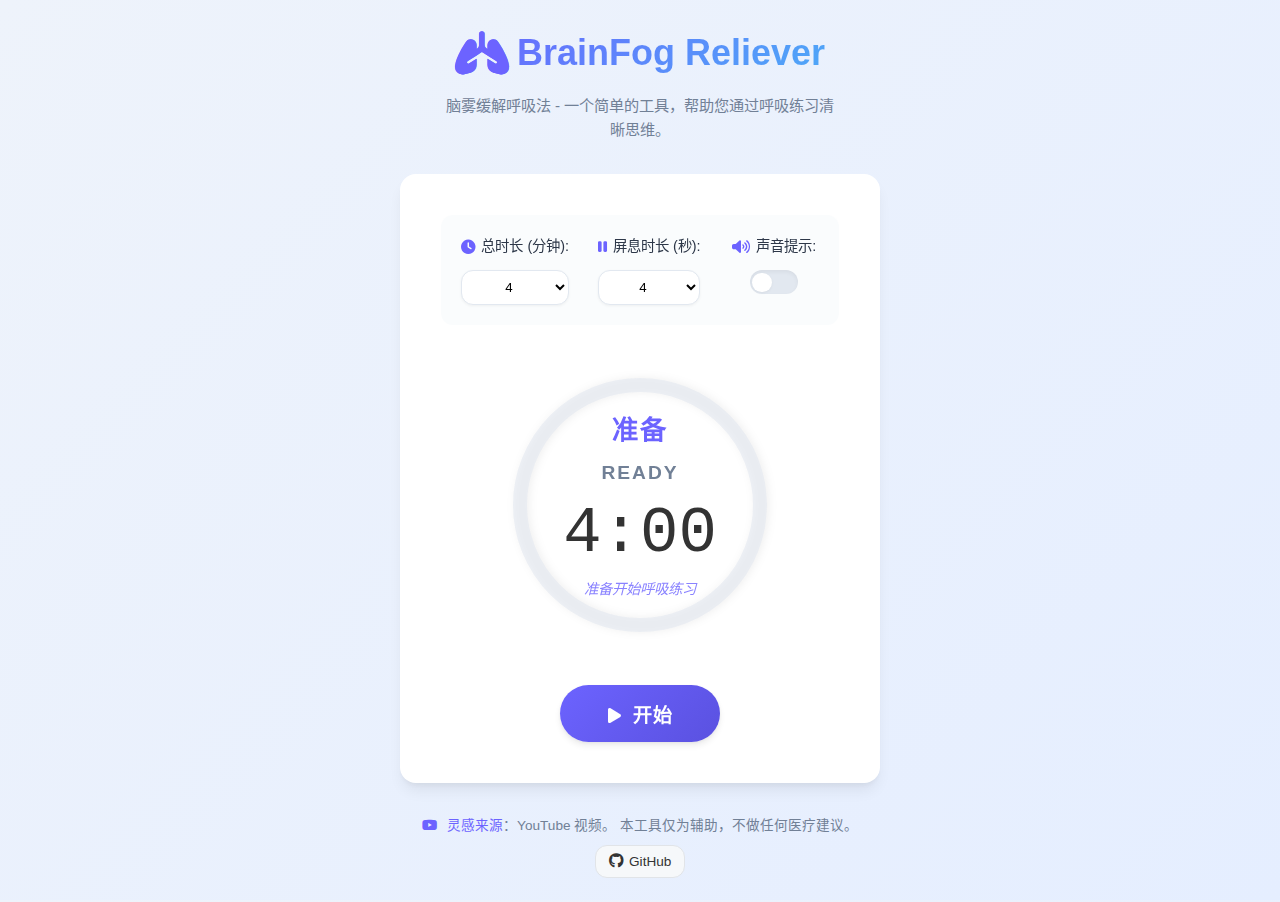
<file: docs/index.html>
<!DOCTYPE html>
<html lang="zh-CN">
<head>
    <meta charset="UTF-8">
    <meta name="viewport" content="width=device-width, initial-scale=1.0">
    <title>BrainFog Reliever - 脑雾缓解呼吸法</title>
    <meta name="description" content="BrainFog Reliever - 一个简单而优雅的呼吸练习计时器，帮助您缓解脑雾，提高注意力">
    <meta name="keywords" content="BrainFog Reliever,脑雾缓解,呼吸练习,计时器,脑雾,冥想,放松">
    <meta name="author" content="Your Name">
    <link rel="stylesheet" href="https://cdnjs.cloudflare.com/ajax/libs/font-awesome/6.4.0/css/all.min.css">
    <link rel="stylesheet" href="style.css">
    <script src="script.js" defer></script>
</head>
<body>
    <header class="app-header">
        <h1><i class="fas fa-lungs"></i> BrainFog Reliever</h1>
        <p class="description">脑雾缓解呼吸法 - 一个简单的工具，帮助您通过呼吸练习清晰思维。</p>
    </header>

    <main class="timer-container">
        <div class="settings" id="settings-panel">
            <div class="setting-item">
                <label for="total-duration"><i class="fas fa-clock"></i> 总时长 (分钟):</label>
                <select id="total-duration">
                    <option value="180">3</option>
                    <option value="240" selected>4</option>
                    <option value="300">5</option>
                </select>
            </div>
            <div class="setting-item">
                <label for="hold-duration"><i class="fas fa-pause"></i> 屏息时长 (秒):</label>
                <select id="hold-duration">
                    <option value="3">3</option>
                    <option value="4" selected>4</option>
                    <option value="5">5</option>
                </select>
            </div>
            <div class="setting-item">
                <label for="sound-toggle"><i class="fas fa-volume-up"></i> 声音提示:</label>
                <input type="checkbox" id="sound-toggle" class="sound-checkbox">
            </div>
        </div>

        <div class="timer">
            <svg class="progress-ring" width="280" height="280">
                <circle class="progress-ring__bg" cx="140" cy="140" r="120" />
                <circle class="progress-ring__fg" id="progress-fg" cx="140" cy="140" r="120" />
            </svg>
            <div class="timer-display" id="timer-display">
                <p class="phase-name" id="phase-name">Ready</p>
                <p class="time-left" id="time-left">4:00</p>
                <p class="phase-instruction" id="phase-instruction">准备开始呼吸练习</p>
            </div>
        </div>

        <button class="control-btn" id="control-btn"><i class="fas fa-play"></i> 开始</button>
    </main>

    <footer class="app-footer">
        <p><a href="https://www.youtube.com/watch?v=wjZL0llp5Ac" target="_blank" rel="noopener noreferrer"><i class="fab fa-youtube"></i> 灵感来源</a>：YouTube 视频。 本工具仅为辅助，不做任何医疗建议。</p>
        <p class="github-link"><a href="https://github.com/yourusername/brainfog-reliever" target="_blank" rel="noopener noreferrer"><i class="fab fa-github"></i> GitHub</a></p>
    </footer>
</body>
</html>
</file>
<file: docs/style.css>
/* ---
    [P3-LD-002] & [P3-LD-003]
    基本样式、布局、SVG进度条样式
--- */

/* CSS 变量 */
:root {
    --font-sans: 'Segoe UI', 'Roboto', 'Helvetica Neue', 'Arial', 'sans-serif';
    --font-mono: 'Courier New', 'monospace';
    
    /* 颜色方案 - 更接近截图的配色 */
    --color-bg: #eef3fb;
    --color-text: #2d3748;
    --color-text-light: #718096;
    --color-surface: #ffffff;
    --color-border: #e2e8f0;

    /* 颜色主题 - 更接近截图的配色 */
    --color-ready: #6c63ff;
    --color-breathe: #4dabf7;
    --color-hold: #fb923c;
    --color-done: #4ade80;
    
    --color-button-bg: #6c63ff;
    --color-button-text: #fff;
    --color-button-hover-bg: #5a51e0;

    /* 阴影 */
    --shadow-sm: 0 1px 3px rgba(0, 0, 0, 0.05);
    --shadow-md: 0 4px 6px rgba(0, 0, 0, 0.07), 0 1px 3px rgba(0, 0, 0, 0.05);
    --shadow-lg: 0 10px 15px -3px rgba(0, 0, 0, 0.07), 0 4px 6px -2px rgba(0, 0, 0, 0.05);
    --shadow-inner: inset 0 2px 4px rgba(0, 0, 0, 0.05);
    
    --border-radius: 12px;
    --border-radius-lg: 16px;
    --border-radius-full: 9999px;
    --transition-fast: all 0.3s ease-in-out;
}

/* 全局与基础样式 */
*, *::before, *::after {
    box-sizing: border-box;
    margin: 0;
    padding: 0;
}

html {
    height: 100%;
}

body {
    font-family: var(--font-sans);
    min-height: 100vh;
    padding: 1.5rem;
    line-height: 1.6;
    background: linear-gradient(135deg, #eef3fb 0%, #e5eeff 100%);
    color: var(--color-text);
    display: flex;
    flex-direction: column;
    justify-content: center;
    align-items: center;
}

/* 布局与组件样式 */
.app-header, .app-footer {
    text-align: center;
    max-width: 500px;
    margin: 0 auto;
}

.app-header {
    margin-bottom: 2rem;
}

.app-header h1 {
    font-size: 2.25rem;
    font-weight: 700;
    margin-bottom: 0.75rem;
    background: linear-gradient(135deg, #6c63ff 0%, #4dabf7 100%);
    -webkit-background-clip: text;
    -webkit-text-fill-color: transparent;
    background-clip: text;
    text-fill-color: transparent;
    display: flex;
    align-items: center;
    justify-content: center;
}

.app-header h1 .fas {
    font-size: 1.2em;
    margin-right: 0.5rem;
    color: #6c63ff;
    -webkit-text-fill-color: #6c63ff;
}

.description {
    color: var(--color-text-light);
    font-size: 0.95rem;
    max-width: 400px;
    margin: 0 auto;
}

.app-footer {
    margin-top: 2rem;
    font-size: 0.85rem;
    color: var(--color-text-light);
}

.app-footer a {
    color: var(--color-ready);
    text-decoration: none;
    transition: var(--transition-fast);
    font-weight: 500;
}

.app-footer a:hover {
    text-decoration: underline;
    color: var(--color-button-hover-bg);
}

.timer-container {
    background-color: var(--color-surface);
    border-radius: var(--border-radius-lg);
    box-shadow: var(--shadow-lg);
    padding: 2.5rem;
    display: flex;
    flex-direction: column;
    align-items: center;
    gap: 2rem;
    width: 100%;
    max-width: 480px;
    border: 1px solid rgba(255, 255, 255, 0.8);
    backdrop-filter: blur(10px);
    -webkit-backdrop-filter: blur(10px);
    transition: transform 0.3s ease, box-shadow 0.3s ease;
    animation: fadeIn 0.6s ease-out forwards;
}

.timer-container:hover {
    transform: translateY(-5px);
    box-shadow: var(--shadow-lg), 0 15px 30px -10px rgba(0, 0, 0, 0.1);
}

/* 设置区域 */
.settings {
    display: flex;
    justify-content: space-between;
    width: 100%;
    gap: 1.5rem;
    transition: var(--transition-fast);
    background-color: rgba(246, 249, 252, 0.5);
    border-radius: var(--border-radius);
    padding: 1.25rem;
}

.settings.hidden {
    opacity: 0;
    transform: translateY(-20px);
    height: 0;
    overflow: hidden;
    margin-bottom: -2rem;
    padding: 0;
}

.setting-item {
    display: flex;
    flex-direction: column;
    align-items: center;
    gap: 0.75rem;
    font-size: 0.9rem;
    min-width: 90px;
}

.setting-item label {
    font-weight: 500;
    color: var(--color-text);
    display: flex;
    align-items: center;
}

.setting-item label .fas {
    margin-right: 0.4rem;
    color: #6c63ff;
}

select {
    font-family: var(--font-sans);
    padding: 0.5rem 1rem;
    width: 100%;
    min-width: 70px;
    border: 1px solid var(--color-border);
    border-radius: var(--border-radius);
    background-color: var(--color-surface);
    box-shadow: var(--shadow-sm);
    transition: var(--transition-fast);
    cursor: pointer;
    text-align: center;
}

select:hover, select:focus {
    border-color: var(--color-ready);
    box-shadow: 0 0 0 2px rgba(108, 99, 255, 0.1);
}

/* 自定义复选框 */
.sound-checkbox {
    appearance: none;
    -webkit-appearance: none;
    width: 3rem;
    height: 1.5rem;
    background-color: #e2e8f0;
    border-radius: var(--border-radius-full);
    position: relative;
    cursor: pointer;
    transition: var(--transition-fast);
    box-shadow: var(--shadow-inner);
}

.sound-checkbox::before {
    content: '';
    position: absolute;
    width: 1.2rem;
    height: 1.2rem;
    border-radius: 50%;
    top: 0.15rem;
    left: 0.15rem;
    background-color: white;
    box-shadow: var(--shadow-sm);
    transition: var(--transition-fast);
}

.sound-checkbox:checked {
    background-color: var(--color-ready);
}

.sound-checkbox:checked::before {
    transform: translateX(1.5rem);
}

/* 计时器核心 */
.timer {
    position: relative;
    width: 280px;
    height: 280px;
    display: flex;
    justify-content: center;
    align-items: center;
    margin: 0.5rem 0;
}

.progress-ring {
    transform: rotate(-90deg);
    filter: drop-shadow(0 2px 4px rgba(0, 0, 0, 0.1));
}

.progress-ring__bg {
    fill: none;
    stroke: rgba(226, 232, 240, 0.6);
    stroke-width: 14;
    stroke-linecap: round;
}

.progress-ring__fg {
    fill: none;
    stroke: var(--color-ready);
    stroke-width: 14;
    stroke-linecap: round;
    transition: stroke-dashoffset 1s linear, stroke 0.5s ease-in-out;
    filter: drop-shadow(0 0 5px rgba(108, 99, 255, 0.5));
}

.timer-display {
    position: absolute;
    top: 0;
    left: 0;
    width: 100%;
    height: 100%;
    display: flex;
    flex-direction: column;
    justify-content: center;
    align-items: center;
    text-align: center;
    padding: 1rem;
}

.phase-name {
    font-size: 1.5rem;
    font-weight: 700;
    text-transform: uppercase;
    letter-spacing: 2px;
    margin-bottom: 0.75rem;
    color: var(--color-ready);
    transition: color 0.5s ease-in-out;
}

.time-left {
    font-family: var(--font-mono);
    font-size: 4rem;
    font-weight: 300;
    line-height: 1;
    margin-bottom: 0.75rem;
    position: relative;
    color: #333;
}

.time-left::after {
    content: '';
    position: absolute;
    bottom: -5px;
    left: 50%;
    width: 40px;
    height: 2px;
    background: currentColor;
    transform: translateX(-50%) scaleX(0);
    transition: transform 0.3s ease;
    opacity: 0.3;
}

.timer:hover .time-left::after {
    transform: translateX(-50%) scaleX(1);
}

.phase-instruction {
    font-size: 0.9rem;
    color: var(--color-text-light);
    max-width: 200px;
    text-align: center;
    font-style: italic;
    opacity: 0.8;
}

/* 图标样式 */
.fas, .fab {
    margin-right: 0.4rem;
}

.control-btn .fas {
    font-size: 0.9em;
}

/* 控制按钮 */
.control-btn {
    font-family: var(--font-sans);
    font-size: 1.2rem;
    font-weight: 600;
    padding: 0.9rem 3rem;
    border: none;
    border-radius: var(--border-radius-full);
    background: linear-gradient(135deg, #6c63ff 0%, #5a51e0 100%);
    color: var(--color-button-text);
    cursor: pointer;
    transition: var(--transition-fast);
    box-shadow: var(--shadow-md);
    letter-spacing: 0.5px;
    position: relative;
    overflow: hidden;
}

.control-btn:hover {
    transform: translateY(-2px);
    box-shadow: var(--shadow-lg);
}

.control-btn:active {
    transform: translateY(0);
}

.control-btn:focus {
    outline: none;
    box-shadow: 0 0 0 3px rgba(108, 99, 255, 0.3), var(--shadow-md);
}

.control-btn::after {
    content: '';
    position: absolute;
    top: 50%;
    left: 50%;
    width: 5px;
    height: 5px;
    background: rgba(255, 255, 255, 0.7);
    opacity: 0;
    border-radius: 100%;
    transform: scale(1, 1) translate(-50%, -50%);
    transform-origin: 50% 50%;
}

.control-btn:active::after {
    animation: ripple 0.6s ease-out;
}

/* 动画效果 */
@keyframes ripple {
    0% {
        transform: scale(0, 0);
        opacity: 0.5;
    }
    100% {
        transform: scale(20, 20);
        opacity: 0;
    }
}

@keyframes breatheAnimation {
    0% {
        transform: scale(1);
        box-shadow: 0 0 0 0 rgba(77, 171, 247, 0);
    }
    50% {
        transform: scale(1.05);
        box-shadow: 0 0 30px 5px rgba(77, 171, 247, 0.3);
    }
    100% {
        transform: scale(1);
        box-shadow: 0 0 0 0 rgba(77, 171, 247, 0);
    }
}

@keyframes holdAnimation {
    0% {
        box-shadow: 0 0 15px 2px rgba(251, 146, 60, 0.2);
    }
    50% {
        box-shadow: 0 0 25px 5px rgba(251, 146, 60, 0.4);
    }
    100% {
        box-shadow: 0 0 15px 2px rgba(251, 146, 60, 0.2);
    }
}

@keyframes fadeIn {
    from { opacity: 0; transform: translateY(10px); }
    to { opacity: 1; transform: translateY(0); }
}

.timer.breathe-active {
    animation: breatheAnimation 4s infinite ease-in-out;
}

.timer.hold-active {
    animation: holdAnimation 2s infinite ease-in-out;
}

/* 增强过渡效果 */
.phase-name, .time-left, .phase-instruction {
    transition: all 0.5s cubic-bezier(0.4, 0, 0.2, 1);
}

/* 添加GitHub链接样式 */
.github-link {
    margin-top: 0.5rem;
    font-size: 0.85rem;
}

.github-link a {
    color: #333;
    text-decoration: none;
    transition: var(--transition-fast);
    display: inline-flex;
    align-items: center;
    padding: 0.3rem 0.8rem;
    background-color: #f6f8fa;
    border: 1px solid #e1e4e8;
    border-radius: var(--border-radius);
}

.github-link a:hover {
    background-color: #f3f4f6;
    text-decoration: none;
    color: #000;
}

.github-link .fab {
    font-size: 1.1em;
}

/* 响应式布局 */
@media (max-width: 480px) {
    body {
        padding: 1rem;
    }
    
    .timer-container {
        padding: 1.5rem;
        max-width: 100%;
    }

    .app-header h1 {
        font-size: 1.8rem;
    }

    .settings {
        flex-direction: column;
        align-items: stretch;
        padding: 1rem;
    }

    .setting-item {
        flex-direction: row;
        justify-content: space-between;
        min-width: auto;
    }
    
    .timer {
        width: 250px;
        height: 250px;
    }
    
    .time-left {
        font-size: 3.5rem;
    }
}
</file>
